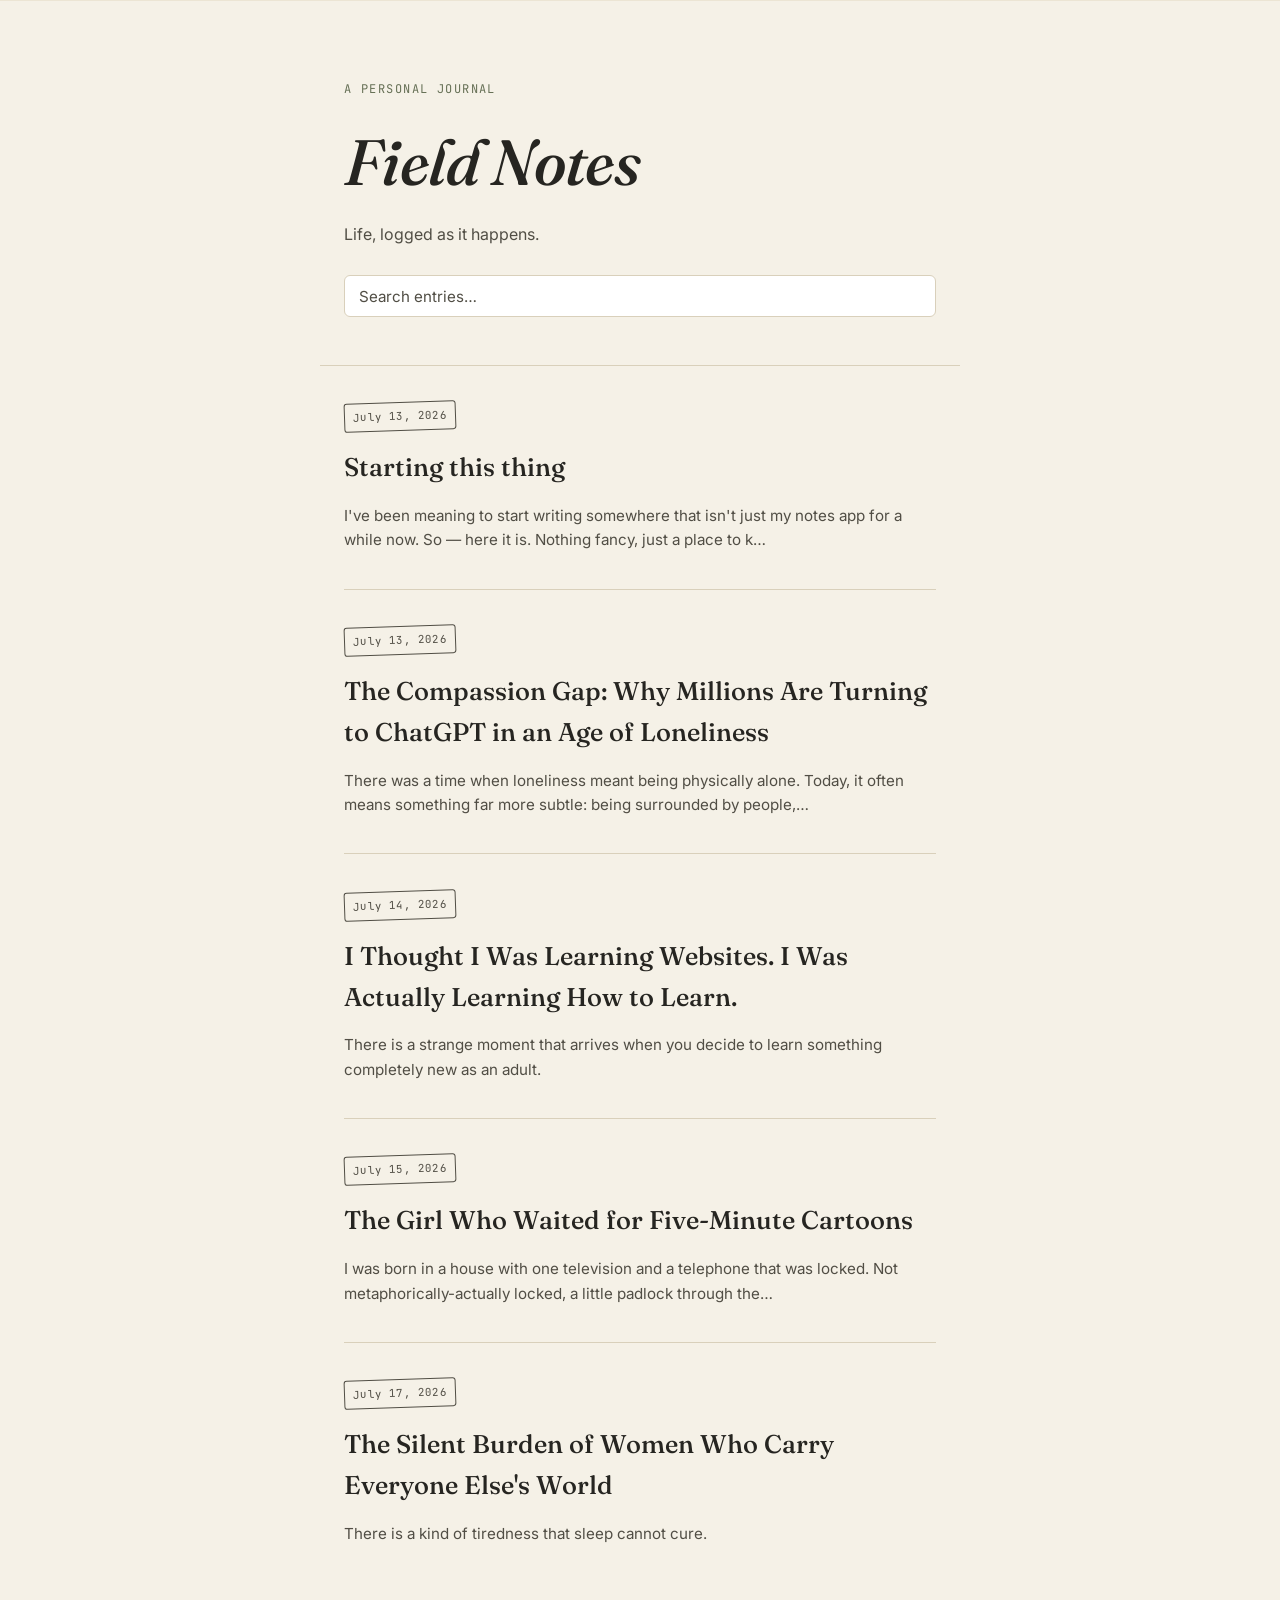
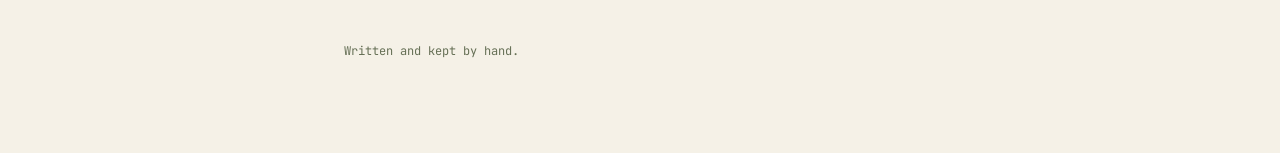
<file: index.html>
<!DOCTYPE html>
<html lang="en">
<head>
<meta charset="UTF-8">
<meta name="viewport" content="width=device-width, initial-scale=1.0">
<title>Field Notes</title>
<meta name="description" content="A personal journal of life updates.">

<link rel="preconnect" href="https://fonts.googleapis.com">
<link rel="preconnect" href="https://fonts.gstatic.com" crossorigin>
<link href="https://fonts.googleapis.com/css2?family=Fraunces:ital,opsz,wght@0,9..144,400;0,9..144,500;1,9..144,500;1,9..144,600&family=Inter:wght@400;500&family=JetBrains+Mono:wght@500&display=swap" rel="stylesheet">

<link rel="stylesheet" href="style.css">
</head>
<body>

<header class="site-header">
  <p class="eyebrow">a personal journal</p>
  <h1 class="site-title">Field Notes</h1>
  <p class="site-tagline">Life, logged as it happens.</p>

  <div class="search-wrap">
    <input type="search" id="search" class="search-input" placeholder="Search entries…" autocomplete="off">
  </div>
</header>

<main id="entries" class="entries-list">
  <!-- post links are rendered here by script.js -->
</main>

<footer class="site-footer">
  <p>Written and kept by hand.</p>
</footer>

<script src="script.js"></script>
</body>
</html>
</file>
<file: style.css>
:root {
  --paper: #F5F1E7;
  --paper-edge: #ECE5D4;
  --ink: #262521;
  --ink-soft: #514E45;
  --sage: #667056;
  --indigo: #3D5A80;
  --rust: #B5563C;
  --line: #D9D0BB;

  --display: 'Fraunces', serif;
  --body: 'Inter', sans-serif;
  --mono: 'JetBrains Mono', monospace;
}

* { box-sizing: border-box; }

html {
  scroll-behavior: smooth;
}

body {
  margin: 0;
  background: var(--paper);
  background-image:
    linear-gradient(var(--paper-edge) 1px, transparent 1px);
  background-size: 100% 100%;
  color: var(--ink);
  font-family: var(--body);
  line-height: 1.6;
  -webkit-font-smoothing: antialiased;
}

/* ---------- Header ---------- */

.site-header {
  max-width: 640px;
  margin: 0 auto;
  padding: 5rem 1.5rem 3rem;
  text-align: left;
  border-bottom: 1px solid var(--line);
}

.eyebrow {
  font-family: var(--mono);
  font-size: 0.75rem;
  letter-spacing: 0.12em;
  text-transform: uppercase;
  color: var(--sage);
  margin: 0 0 0.75rem;
}

.site-title {
  font-family: var(--display);
  font-optical-sizing: auto;
  font-weight: 500;
  font-style: italic;
  font-size: clamp(2.75rem, 7vw, 4rem);
  margin: 0 0 0.5rem;
  color: var(--ink);
  letter-spacing: -0.01em;
}

.site-tagline {
  font-size: 1rem;
  color: var(--ink-soft);
  margin: 0;
}

.site-title--small {
  font-size: clamp(1.75rem, 5vw, 2.25rem);
  margin: 0 0 0.25rem;
}

.back-link {
  display: inline-block;
  font-family: var(--mono);
  font-size: 0.8rem;
  color: var(--indigo);
  text-decoration: none;
  margin-bottom: 1.25rem;
}

.back-link:hover {
  text-decoration: underline;
}

/* ---------- Search ---------- */

.search-wrap {
  margin-top: 1.75rem;
}

.search-input {
  width: 100%;
  font-family: var(--body);
  font-size: 0.95rem;
  color: var(--ink);
  background: #fff;
  border: 1px solid var(--line);
  border-radius: 6px;
  padding: 0.65rem 0.9rem;
}

.search-input::placeholder {
  color: var(--ink-soft);
}

.search-input:focus {
  outline: none;
  border-color: var(--indigo);
}

/* ---------- Entries list (clickable cards) ---------- */

.entries-list {
  max-width: 640px;
  margin: 0 auto;
  padding: 0 1.5rem;
}

.entry-card {
  display: block;
  padding: 2.25rem 0;
  border-bottom: 1px solid var(--line);
  text-decoration: none;
  color: inherit;
}

.entry-card:last-child {
  border-bottom: none;
}

.entry-card:hover .entry-title {
  color: var(--indigo);
}

.entry-snippet {
  margin: 0;
  color: var(--ink-soft);
  font-size: 0.95rem;
}

/* ---------- Single post page ---------- */

.post-content {
  max-width: 640px;
  margin: 0 auto;
  padding: 1rem 1.5rem 3rem;
}

.post-title {
  font-family: var(--display);
  font-optical-sizing: auto;
  font-weight: 500;
  font-size: clamp(1.9rem, 6vw, 2.6rem);
  margin: 1rem 0 1.5rem;
  color: var(--ink);
}

.post-hero-image {
  width: 100%;
  border-radius: 6px;
  margin: 0 0 1.75rem;
  display: block;
}

.post-body p {
  margin: 0 0 1.1rem;
  font-size: 1.05rem;
}

.post-body img {
  width: 100%;
  border-radius: 6px;
  margin: 1.5rem 0;
  display: block;
}

.post-body a {
  color: var(--indigo);
}

/* ---------- Entries feed ---------- */

.entries {
  max-width: 640px;
  margin: 0 auto;
  padding: 0 1.5rem;
}

.entry {
  padding: 3rem 0;
  border-bottom: 1px solid var(--line);
}

.entry:last-child {
  border-bottom: none;
}

.entry-stamp {
  display: inline-block;
  transform: rotate(-2deg);
  font-family: var(--mono);
  font-size: 0.68rem;
  letter-spacing: 0.02em;
  color: var(--ink-soft);
  border: 1px solid var(--ink-soft);
  border-radius: 3px;
  padding: 0.3rem 0.5rem;
  white-space: nowrap;
  background: var(--paper);
  margin-bottom: 1rem;
}

.entry-title {
  font-family: var(--display);
  font-optical-sizing: auto;
  font-weight: 500;
  font-size: 1.6rem;
  margin: 0 0 1rem;
  color: var(--ink);
}

.entry-body p {
  margin: 0 0 1.1rem;
  color: var(--ink);
  font-size: 1.02rem;
}

.entry-body p:last-child {
  margin-bottom: 0;
}

.entry-body p::first-letter {
  color: var(--rust);
}

/* ---------- Empty state ---------- */

.empty-state {
  padding: 4rem 0;
  color: var(--ink-soft);
  font-family: var(--mono);
  font-size: 0.9rem;
}

/* ---------- Footer ---------- */

.site-footer {
  max-width: 640px;
  margin: 0 auto;
  padding: 3rem 1.5rem 5rem;
  font-family: var(--mono);
  font-size: 0.75rem;
  color: var(--sage);
}

/* ---------- Motion & accessibility ---------- */

@media (prefers-reduced-motion: reduce) {
  html { scroll-behavior: auto; }
}

:focus-visible {
  outline: 2px solid var(--indigo);
  outline-offset: 3px;
}
</file>
